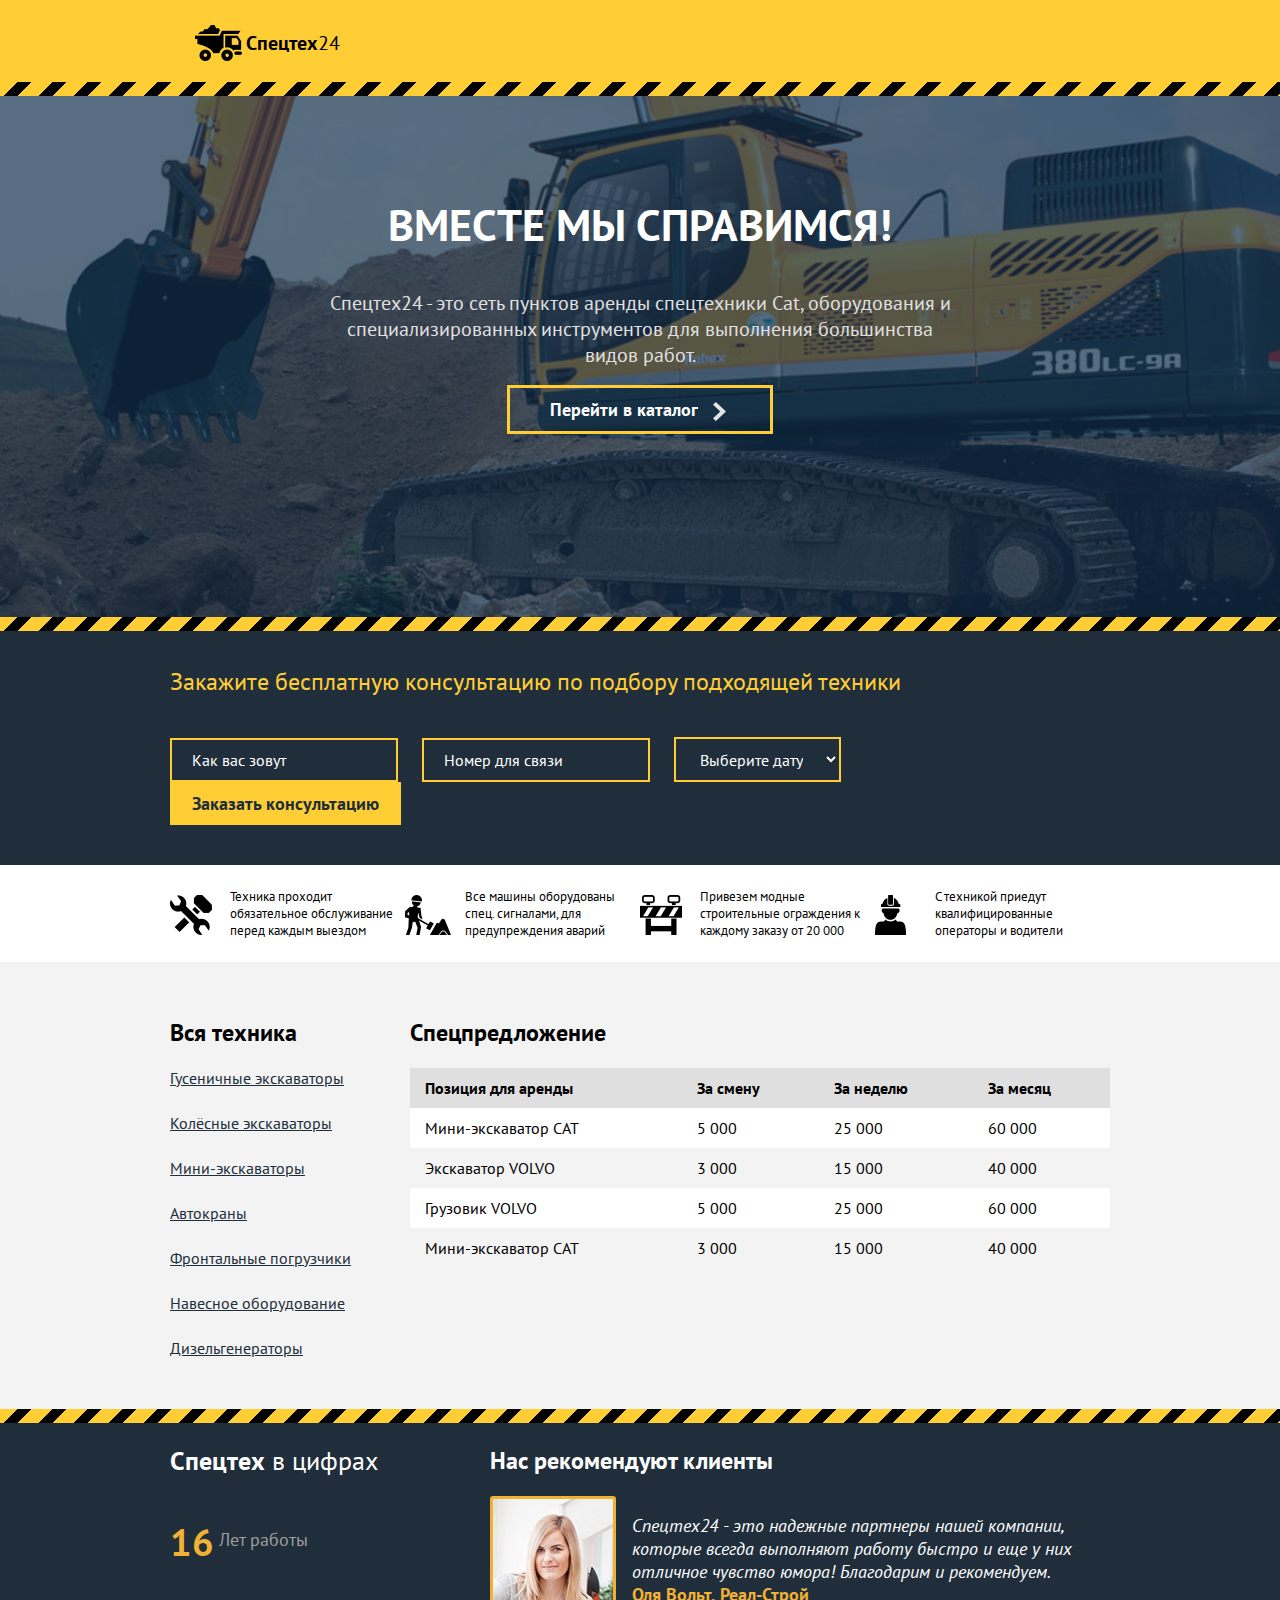
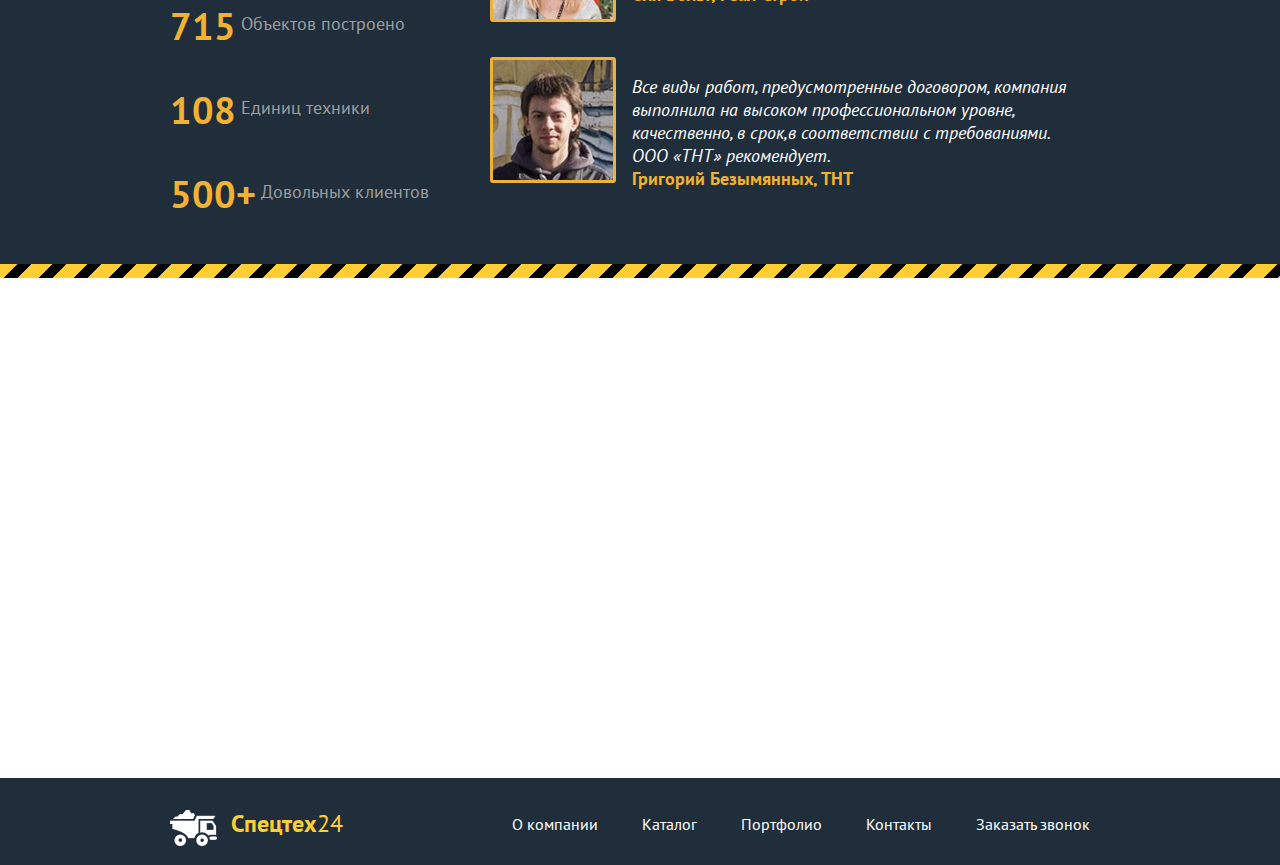
<file: index.html>
<!DOCTYPE html>
<html lang="ru">
<head>
  <meta charset="UTF-8">
  <title>Спецтех24</title>
  <link href='https://fonts.googleapis.com/css?family=PT+Sans:400,400italic,700' rel='stylesheet' type='text/css'>
  <link rel="stylesheet" href="css/normalize.css">
  <link rel="stylesheet" href="css/style.css">
  <link rel="stylesheet" href="css/grid.css">
</head>
<body>
<header class="stripe">
  <div class="container">
    <div class="column-left">
      <a href="#" class="logo">
          <img src="img/logo.png" height="36" width="47" alt="">
      <span class="logo-brand">
        <b>Спецтех</b>24
      </span>
      </a>
    </div>
    <div class="column-right">
      <nav class="main-nav">
        <ul>
          <li><a href="#" class="active-page-h">О компании</a></li>
          <li><a href="catalog.html">Каталог</a></li>
          <li><a href="portfolio.html">Портфолио</a></li>
          <li><a href="contacts.html">Контакты</a></li>
          <li><a href="#" class="btn-order">Заказать звонок</a></li>
        </ul>
      </nav>
    </div>
  </div>
</header>
<main>
<section class="promo stripe">
  <div class="container center">
    <h2 class="promo-title">Вместе мы справимся!</h2>
    <h1 class="promo-dsc">Спецтех24 - это сеть пунктов аренды спецтехники Cat,
     оборудования и специализированных инструментов для выполнения большинства видов работ.</h1>
     <a href="#" class="promo-btn">Перейти в каталог</a>
  </div>
</section>
<div class="feedback">
  <div class="container">
    <form action="#">
      <fieldset class="feedback-fl">
        <legend class="feedback-title">Закажите бесплатную консультацию по подбору подходящей техники</legend>
        <input type="text" placeholder="Как вас зовут">
        <input type="tel" placeholder="Номер для связи">
        <select name="" id="">
          <option value="1">Выберите дату</option>
          <option value="1">01.02.2016</option>
          <option value="2">01.02.2016</option>
          <option value="3">01.02.2016</option>
        </select>
        <input type="submit" value="Заказать консультацию" class="feedback-btn">
      </fieldset>
    </form>
  </div>
</div>
<div class="advantages">
  <div class="container">
    <div class="column3 advantages-item item-1">
      <p>Техника проходит
        обязательное обслуживание
        перед каждым выездом </p>
    </div>
    <div class="column3 advantages-item item-2">
      <p>Все машины оборудованы
        спец. сигналами, для
        предупреждения аварий</p>
    </div>
    <div class="column3 advantages-item item-3">
      <p>Привезем модные
       строительные ограждения
       к каждому заказу от 20 000</p>
    </div>
    <div class="column3 advantages-item item-4">
      <p>С техникой приедут
        квалифицированные
        операторы и водители</p>
    </div>
  </div>
</div>
<div class="offer stripe">
  <div class="container">
    <div class="row">
      <div class="column3 technic">
        <h2>Вся техника</h2>
        <ul>
          <li><a href="#">Гусеничные экскаваторы</a></li>
          <li><a href="#">Колёсные экскаваторы</a></li>
          <li><a href="#">Мини-экскаваторы</a></li>
          <li><a href="#">Автокраны</a></li>
          <li><a href="#">Фронтальные погрузчики</a></li>
          <li><a href="#">Навесное оборудование</a></li>
          <li><a href="#">Дизельгенераторы</a></li>
        </ul>
      </div>
      <div class="column9 offer-table">
        <h2>Спецпредложение</h2>
        <table>
          <tbody>
            <tr>
              <th>Позиция для аренды</th>
              <th>За смену</th>
              <th>За неделю</th>
              <th>За месяц</th>
            </tr>
            <tr>
              <td>Мини-экскаватор CAT</td>
              <td>5 000</td>
              <td>25 000</td>
              <td>60 000</td>
            </tr>
            <tr>
              <td>Экскаватор VOLVO</td>
              <td>3 000</td>
              <td>15 000</td>
              <td>40 000</td>
            </tr>
            <tr>
              <td>Грузовик VOLVO</td>
              <td>5 000</td>
              <td>25 000</td>
              <td>60 000</td>
            </tr>
            <tr>
              <td>Мини-экскаватор CAT</td>
              <td>3 000</td>
              <td>15 000</td>
              <td>40 000</td>
            </tr>
          </tbody>
        </table>
      </div>
    </div>
  </div>
</div>
<div class="about stripe">
  <div class="container">
    <aside class="achivements">
        <h2><b>Спецтех</b> в цифрах</h2>
        <ul>
          <li><span class="numb">16</span> Лет работы</li>
          <li><span class="numb">715</span> Объектов построено</li>
          <li><span class="numb">108</span> Единиц техники</li>
          <li><span class="numb">500+</span> Довольных клиентов</li>
        </ul>
    </aside>
<div class="column8 about-reviews">
  <h2>Нас рекомендуют клиенты</h2>
    <div class="about-reviews-item">
  <img src="img/ava1.jpg" alt="photo">
   <blockquote>
    Спецтех24 - это надежные партнеры нашей компании, которые всегда выполняют
    работу быстро и еще у них отличное чувство юмора! Благодарим и рекомендуем.<br>
    <cite class="about-color-yellow">Оля Вольт, Реал-Строй</cite>
  </blockquote>
</div>
  <div class="about-reviews-item">
   <img src="img/ava2.jpg" alt="photo">
    <blockquote>
      Все виды работ, предусмотренные договором, компания выполнила на высоком
      профессиональном уровне, качественно, в срок,в соответствии с требованиями.
      OOO «ТНТ» рекомендует.<br>
      <cite class="about-color-yellow">Григорий Безымянных, ТНТ</cite>
    </blockquote>
  </div>
  </div>
  </div>
</div>
<div class="map">
  <script type="text/javascript" charset="utf-8" src="https://api-maps.yandex.ru/services/constructor/1.0/js/?sid=thcstdFOnedfxWrGyyFanhVGYh7_fp7p&width=100%&height=500&lang=ru_RU&sourceType=constructor"></script>
</div>
</main>
<footer class="page-footer">
        <div class="container clearfix">
            <a href="index.html" class="logo-foot pull-left">
                <img class="logo-img" src="img/footer_logo.png" alt="logo">
                <span class="logo-footer-brand"><strong>Спецтех</strong>24</span>
            </a>
            <nav class="footer-nav pull-right">
                <ul>
                    <li><a href="#">О компании</a></li>
                    <li><a href="catalog.html">Каталог</a></li>
                    <li><a href="portfolio.html">Портфолио</a></li>
                    <li><a href="contacts.html">Контакты</a></li>
                    <li><a href="#">Заказать звонок</a></li>
                </ul>
            </nav>
        </div>
    </footer>
</body>
</html>
</file>
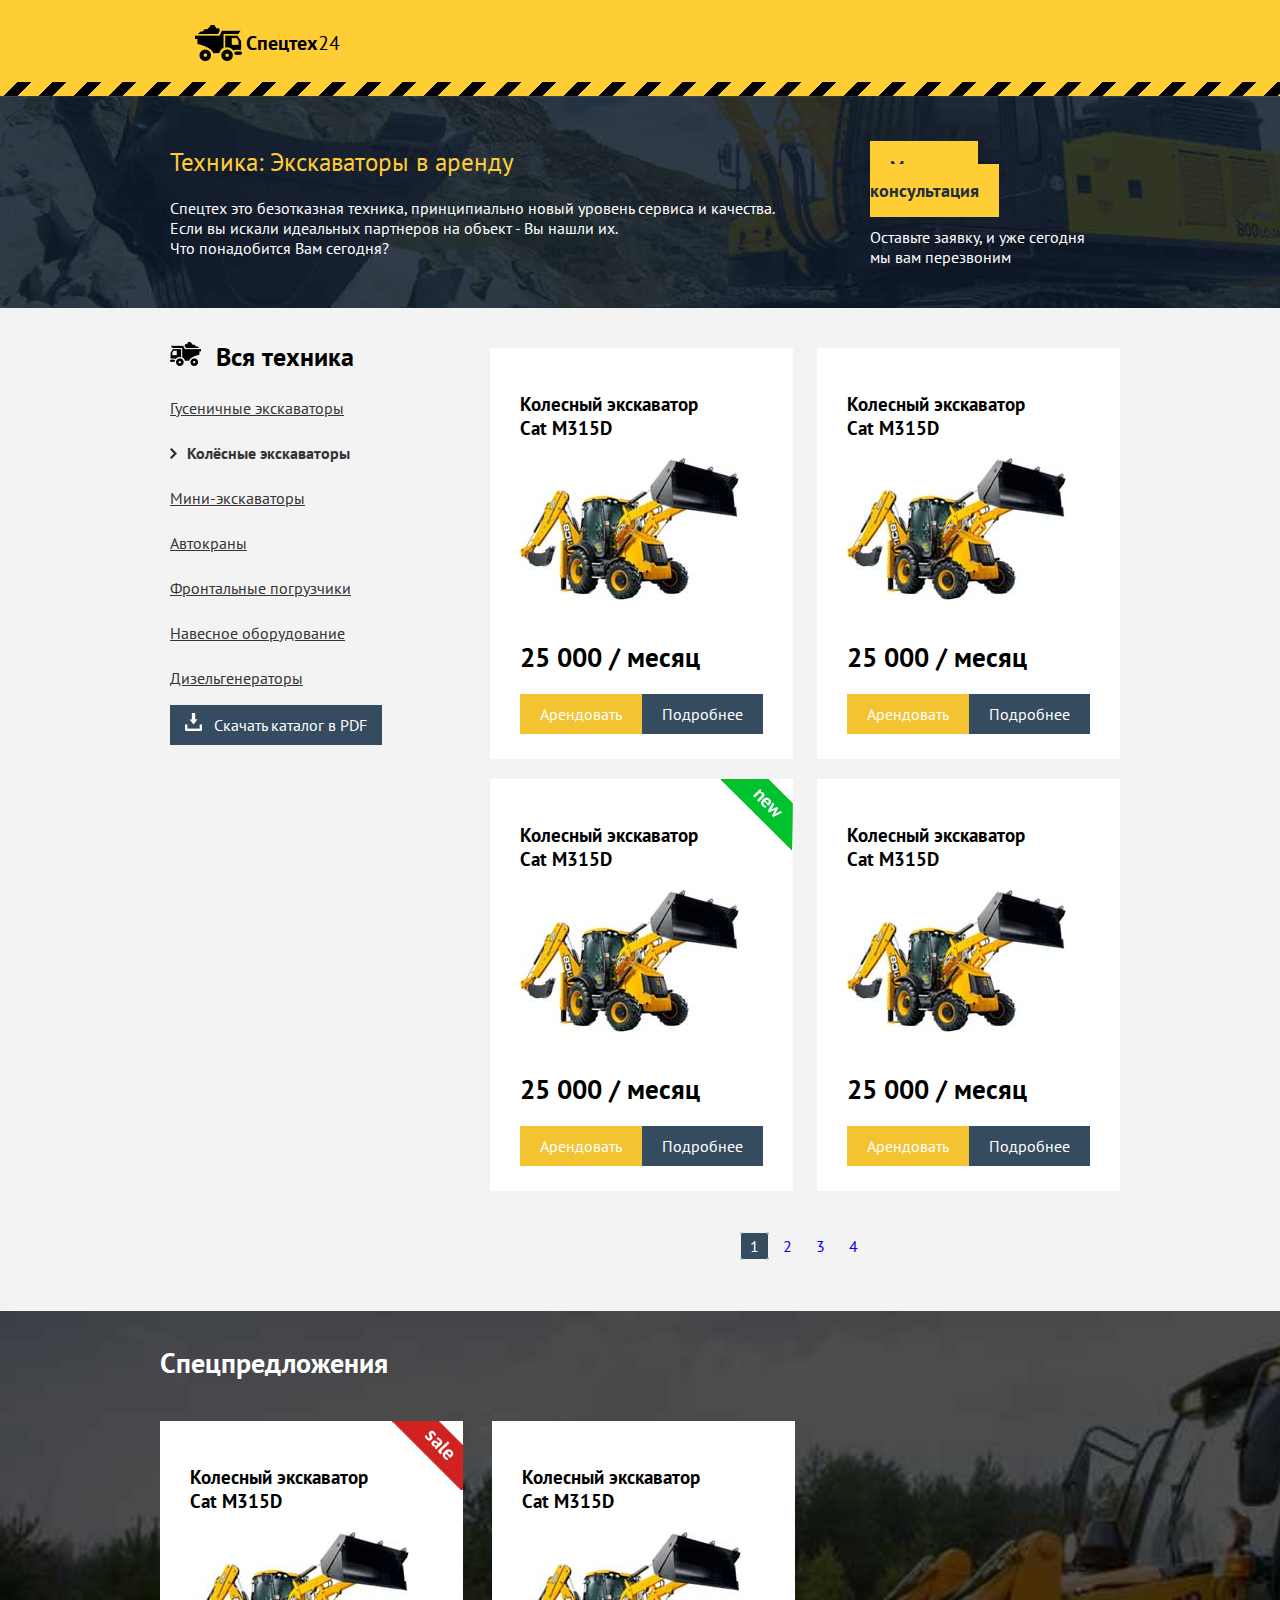
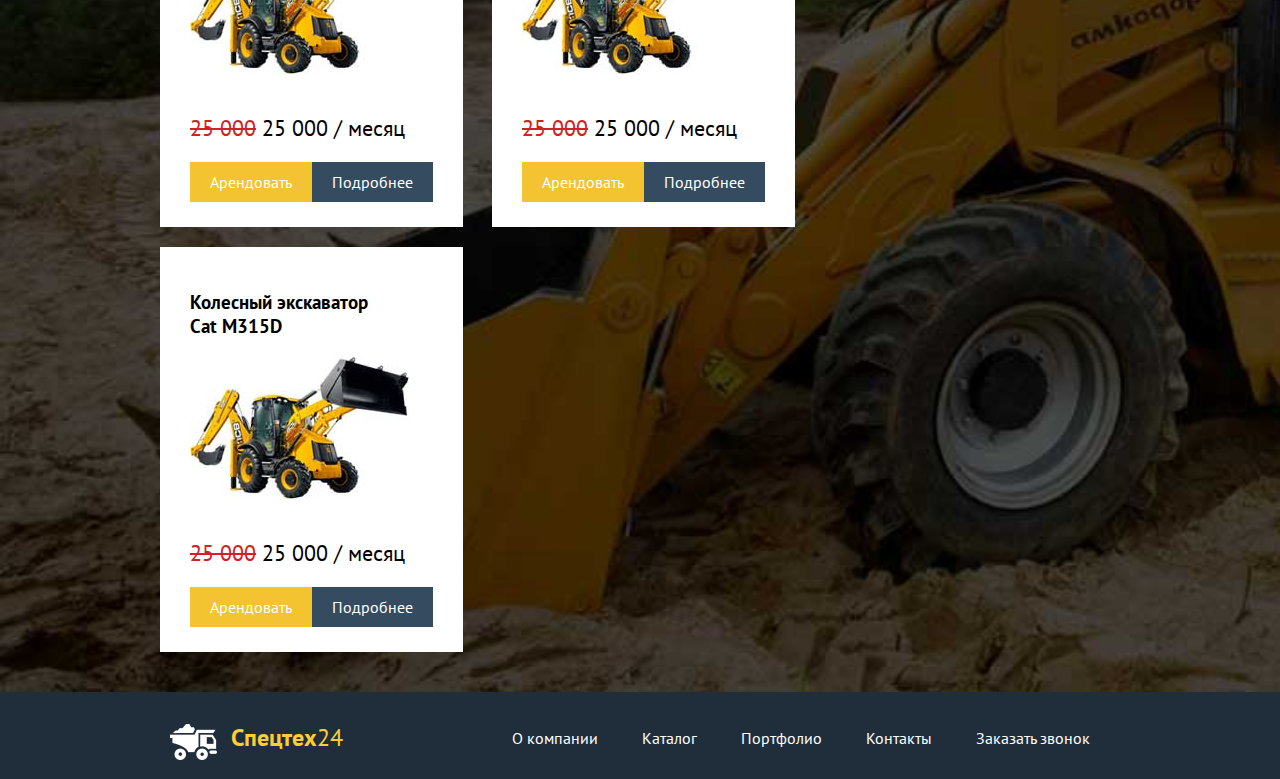
<file: catalog.html>
<!DOCTYPE html>
<html lang="ru">
<head>
  <meta charset="UTF-8">
  <title>Каталог | Спецтех24</title>
  <link href='https://fonts.googleapis.com/css?family=PT+Sans:400,400italic,700' rel='stylesheet' type='text/css'>
  <link rel="stylesheet" href="css/normalize.css">
  <link rel="stylesheet" href="css/style.css">
  <link rel="stylesheet" href="css/grid.css">
</head>
<body>
<header class="stripe">
  <div class="container">
    <div class="column-left">
      <a href="index.html" class="logo">
          <img src="img/logo.png" height="36" width="47" alt="">
      <span class="logo-brand">
        <b>Спецтех</b>24
      </span>
      </a>
    </div>
    <div class="column-right">
      <nav class="main-nav">
        <ul>
          <li><a href="index.html">О компании</a></li>
          <li><a href="#">Каталог</a></li>
          <li><a href="portfolio.html">Портфолио</a></li>
          <li><a href="contacts.html">Контакты</a></li>
          <li><a href="#" class="btn-order">Заказать звонок</a></li>
        </ul>
      </nav>
    </div>
  </div>
</header>
<main>
<div class="cat-subheader">
  <div class="container">
    <div class="about-catalog">
      <h1>Техника: Экскаваторы в аренду</h1>
         <p>Спецтех это безотказная техника, принципиально новый уровень сервиса и качества.<br>
          Если вы искали идеальных партнеров на объект - Вы нашли их.<br>
          Что понадобится Вам сегодня?</p>
    </div>
    <div class="conuslt">
      <a href="#" class="conuslt-popup">Мне нужна консультация</a>
      <p>Оставьте заявку, и уже сегодня<br>
       мы вам перезвоним</p>
    </div>
  </div>
</div>
<div class="catalog">
  <div class="container">
    <div class="row">
      <div class="column3 technic-cat">
        <h2>Вся техника</h2>
        <ul>
          <li><a href="#">Гусеничные экскаваторы</a></li>
          <li><a href="#" class="active">Колёсные экскаваторы</a></li>
          <li><a href="#">Мини-экскаваторы</a></li>
          <li><a href="#">Автокраны</a></li>
          <li><a href="#">Фронтальные погрузчики</a></li>
          <li><a href="#">Навесное оборудование</a></li>
          <li><a href="#">Дизельгенераторы</a></li>
          <li><a href="#" class="pdf">Скачать каталог в PDF</a></li>
        </ul>
      </div>
      <div class="column9 catalog-inner">
        <div class="row rent-technihcs">
          <div class="rent-technihcs-item">
            <h3>Колесный экскаватор Cat M315D</h3>
            <img src="img/tractor.jpg" alt="">
            <span class="price">25 000 / месяц</span>
            <div class="button-group">
              <div class="button-yellow"><a href="#">Арендовать</a></div>
              <div class="button-blue"><a href="#">Подробнее</a></div>
            </div>
          </div>
          <div class="rent-technihcs-item">
            <h3>Колесный экскаватор Cat M315D</h3>
            <img src="img/tractor.jpg" alt="">
            <span class="price">25 000 / месяц</span>
            <div class="button-group">
              <div class="button-yellow"><a href="#">Арендовать</a></div>
              <div class="button-blue"><a href="#">Подробнее</a></div>
            </div>
          </div>
          <div class="rent-technihcs-item new">
            <h3>Колесный экскаватор Cat M315D</h3>
            <img src="img/tractor.jpg" alt="">
            <span class="price">25 000 / месяц</span>
            <div class="button-group">
              <div class="button-yellow"><a href="#">Арендовать</a></div>
              <div class="button-blue"><a href="#">Подробнее</a></div>
            </div>
          </div>
          <div class="rent-technihcs-item">
            <h3>Колесный экскаватор Cat M315D</h3>
            <img src="img/tractor.jpg" alt="">
            <span class="price">25 000 / месяц</span>
            <div class="button-group">
              <div class="button-yellow"><a href="#">Арендовать</a></div>
              <div class="button-blue"><a href="#">Подробнее</a></div>
            </div>
          </div>
        </div>
        <div class="pages">
          <ul>
            <li><a href="#" class="active-page">1</a></li>
            <li><a href="#">2</a></li>
            <li><a href="#">3</a></li>
            <li><a href="#">4</a></li>
          </ul>
        </div>
      </div>
    </div>
  </div>
</div>
<div class="catalog-deals">
  <div class="container">
    <div class="row">
      <h2>Спецпредложения</h2>
      <div class="catalog-deals-inner">
        <div class="deals-technihcs-item sale">
          <h3>Колесный экскаватор Cat M315D</h3>
            <img src="img/tractor.jpg" alt="">
            <span class="deal-price"><span class="old-price">25 000</span> 25 000 / месяц</span>
            <div class="button-group">
              <div class="button-yellow"><a href="#">Арендовать</a></div>
              <div class="button-blue"><a href="#">Подробнее</a></div>
            </div>
          </div>
          <div class="deals-technihcs-item">
          <h3>Колесный экскаватор Cat M315D</h3>
            <img src="img/tractor.jpg" alt="">
            <span class="deal-price"><span class="old-price">25 000</span>  25 000 / месяц</span>
            <div class="button-group">
              <div class="button-yellow"><a href="#">Арендовать</a></div>
              <div class="button-blue"><a href="#">Подробнее</a></div>
            </div>
          </div>
          <div class="deals-technihcs-item">
          <h3>Колесный экскаватор Cat M315D</h3>
            <img src="img/tractor.jpg" alt="">
            <span class="deal-price"><span class="old-price">25 000</span>  25 000 / месяц</span>
            <div class="button-group">
              <div class="button-yellow"><a href="#">Арендовать</a></div>
              <div class="button-blue"><a href="#">Подробнее</a></div>
            </div>
          </div>
      </div>
    </div>
  </div>
</div>
</main>
<footer class="page-footer">
        <div class="container clearfix">
            <a href="index.html" class="logo-foot pull-left">
                <img class="logo-img" src="img/footer_logo.png" alt="logo">
                <span class="logo-footer-brand"><strong>Спецтех</strong>24</span>
            </a>
            <nav class="footer-nav pull-right">
                <ul>
                    <li><a href="index.html">О компании</a></li>
                    <li><a href="#">Каталог</a></li>
                    <li><a href="portfolio.html">Портфолио</a></li>
                    <li><a href="contacts.html">Контакты</a></li>
                    <li><a href="#">Заказать звонок</a></li>
                </ul>
            </nav>
        </div>
    </footer>
</body>
</html>
</file>
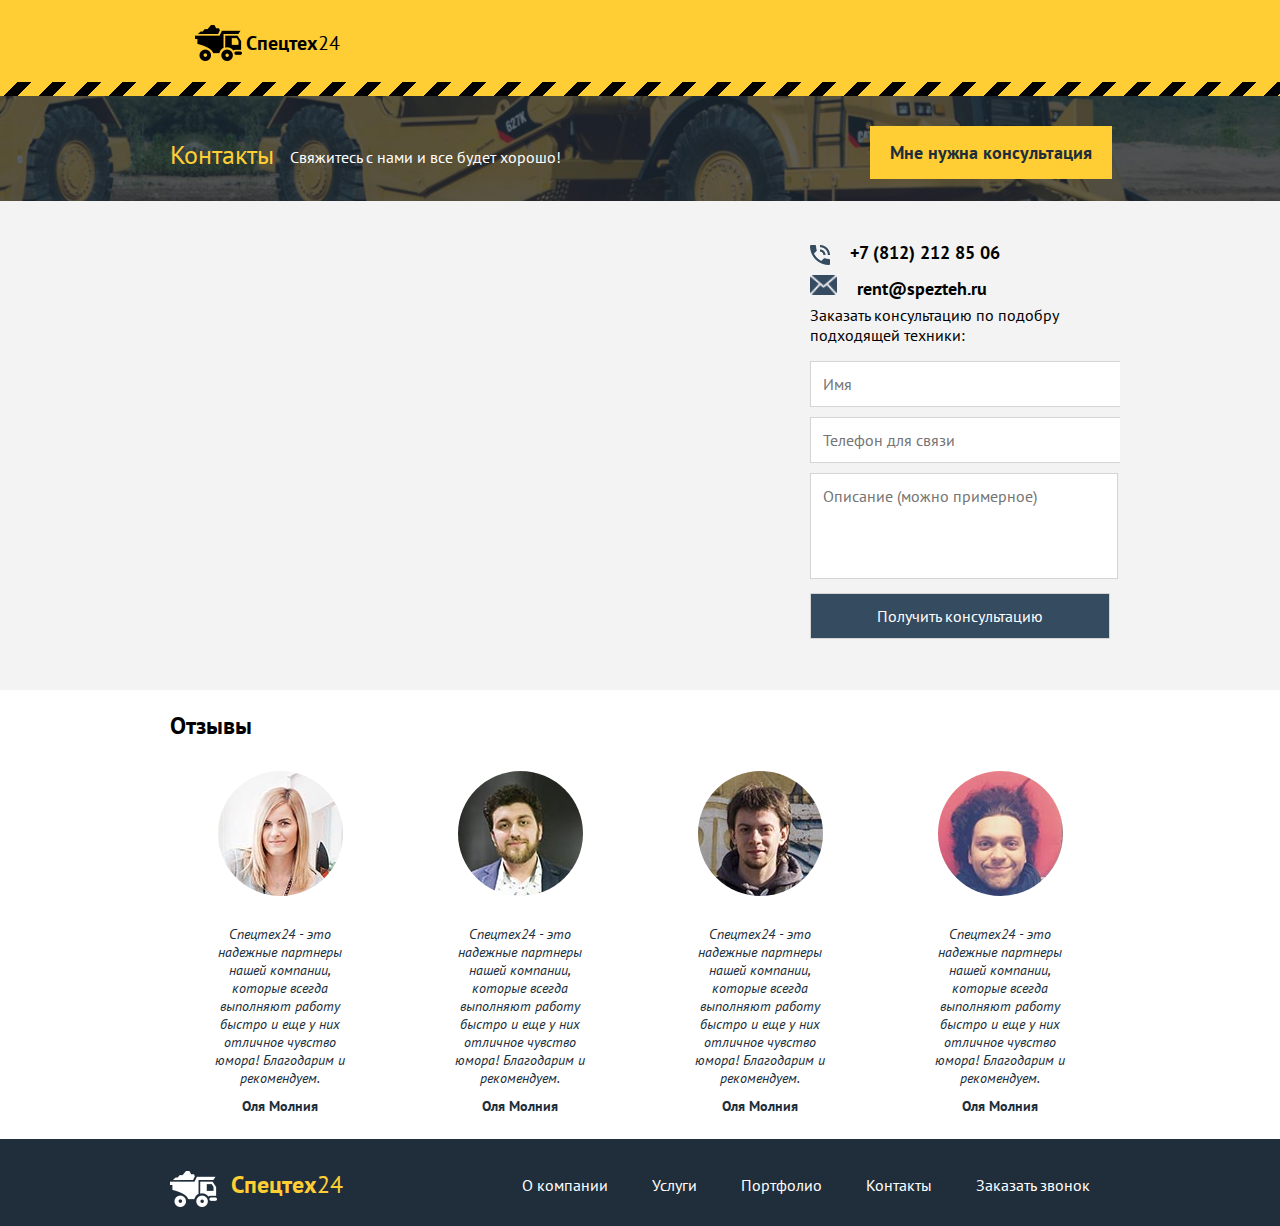
<file: contacts.html>
<!DOCTYPE html>
<html lang="ru">
<head>
  <meta charset="UTF-8">
  <title>Контакты | Спецтех24</title>
  <link href='https://fonts.googleapis.com/css?family=PT+Sans:400,400italic,700' rel='stylesheet' type='text/css'>
  <link rel="stylesheet" href="css/normalize.css">
  <link rel="stylesheet" href="css/style.css">
  <link rel="stylesheet" href="css/grid.css">
</head>
<body>
<header class="stripe">
  <div class="container">
    <div class="column-left">
      <a href="index.html" class="logo">
          <img src="img/logo.png" height="36" width="47" alt="">
      <span class="logo-brand">
        <b>Спецтех</b>24
      </span>
      </a>
    </div>
    <div class="column-right">
      <nav class="main-nav">
        <ul>
          <li><a href="index.html">О компании</a></li>
          <li><a href="#">Каталог</a></li>
          <li><a href="portfolio.html">Портфолио</a></li>
          <li><a href="#">Контакты</a></li>
          <li><a href="#" class="btn-order">Заказать звонок</a></li>
        </ul>
      </nav>
    </div>
  </div>
</header>
<main>
<div class="subheader">
  <div class="container">
    <div class="sub-contacts">
      <h1>Контакты</h1>
      <p>Свяжитесь с нами и все будет хорошо!</p>
    </div>
    <div class="sub-consult">
      <a href="#" class="sub-btn">Мне нужна консультация</a>
    </div>
  </div>
</div>
<div class="order">
  <div class="container">
    <div class="google-map">
      <iframe src="https://www.google.com/maps/embed?pb=!1m18!1m12!1m3!1d2245.263005441516!2d37.61860631544738!3d55.75393329937293!2m3!1f0!2f0!3f0!3m2!1i1024!2i768!4f13.1!3m3!1m2!1s0x46b54a5a738fa419%3A0x7c347d506b52311f!2z0JrRgNCw0YHQvdCw0Y8g0J_Qu9C-0YnQsNC00Yw!5e0!3m2!1sru!2sru!4v1450746087970" width="620" height="395" frameborder="0" style="border:0" allowfullscreen></iframe>
    </div>
  <div class="order-form">
    <span class="order-info phone">+7 (812) 212 85 06</span>
    <span class="order-info mail">rent@spezteh.ru</span>
    <p>Заказать консультацию по
     подобру подходящей техники:</p>
     <form action="#">
       <input type="text" placeholder="Имя">
       <input type="tel" placeholder="Телефон для связи">
       <textarea name="" id="" cols="30" rows="4" placeholder="Описание (можно примерное)"></textarea>
       <input type="submit" value="Получить консультацию" class="offer-btn">
     </form>
  </div>
  </div>
</div>
<div class="reviews-bt">
  <div class="container">
    <h2>Отзывы</h2>
      <div class="row">
         <div class="column3 reviews-item text-center">
          <img src="img/ava1.jpg" alt="">
            <blockquote>
            Спецтех24 - это надежные партнеры нашей компании, которые всегда выполняют
            работу быстро и еще у них отличное чувство юмора! Благодарим и рекомендуем.
            <cite>Оля Молния</cite>
            </blockquote>
          </div>
          <div class="column3 reviews-item text-center">
          <img src="img/ava3.jpg" alt="">
            <blockquote>
            Спецтех24 - это надежные партнеры нашей компании, которые всегда выполняют
            работу быстро и еще у них отличное чувство юмора! Благодарим и рекомендуем.
            <cite>Оля Молния</cite>
            </blockquote>
          </div>
          <div class="column3 reviews-item text-center">
          <img src="img/ava2.jpg" alt="">
            <blockquote>
            Спецтех24 - это надежные партнеры нашей компании, которые всегда выполняют
            работу быстро и еще у них отличное чувство юмора! Благодарим и рекомендуем.
            <cite>Оля Молния</cite>
            </blockquote>
          </div>
          <div class="column3 reviews-item text-center">
          <img src="img/ava4.jpg" alt="">
            <blockquote>
            Спецтех24 - это надежные партнеры нашей компании, которые всегда выполняют
            работу быстро и еще у них отличное чувство юмора! Благодарим и рекомендуем.
            <cite>Оля Молния</cite>
            </blockquote>
          </div>
      </div>
 </div>
</div>
</main>
<footer class="page-footer">
        <div class="container clearfix">
            <a href="index.html" class="logo-foot pull-left">
                <img class="logo-img" src="img/footer_logo.png" alt="logo">
                <span class="logo-footer-brand"><strong>Спецтех</strong>24</span>
            </a>
            <nav class="footer-nav pull-right">
                <ul>
                    <li><a href="#index.html">О компании</a></li>
                    <li><a href="#">Услуги</a></li>
                    <li><a href="portfolio.html">Портфолио</a></li>
                    <li><a href="#">Контакты</a></li>
                    <li><a href="#">Заказать звонок</a></li>
                </ul>
            </nav>
        </div>
    </footer>
</body>
</html>
</file>
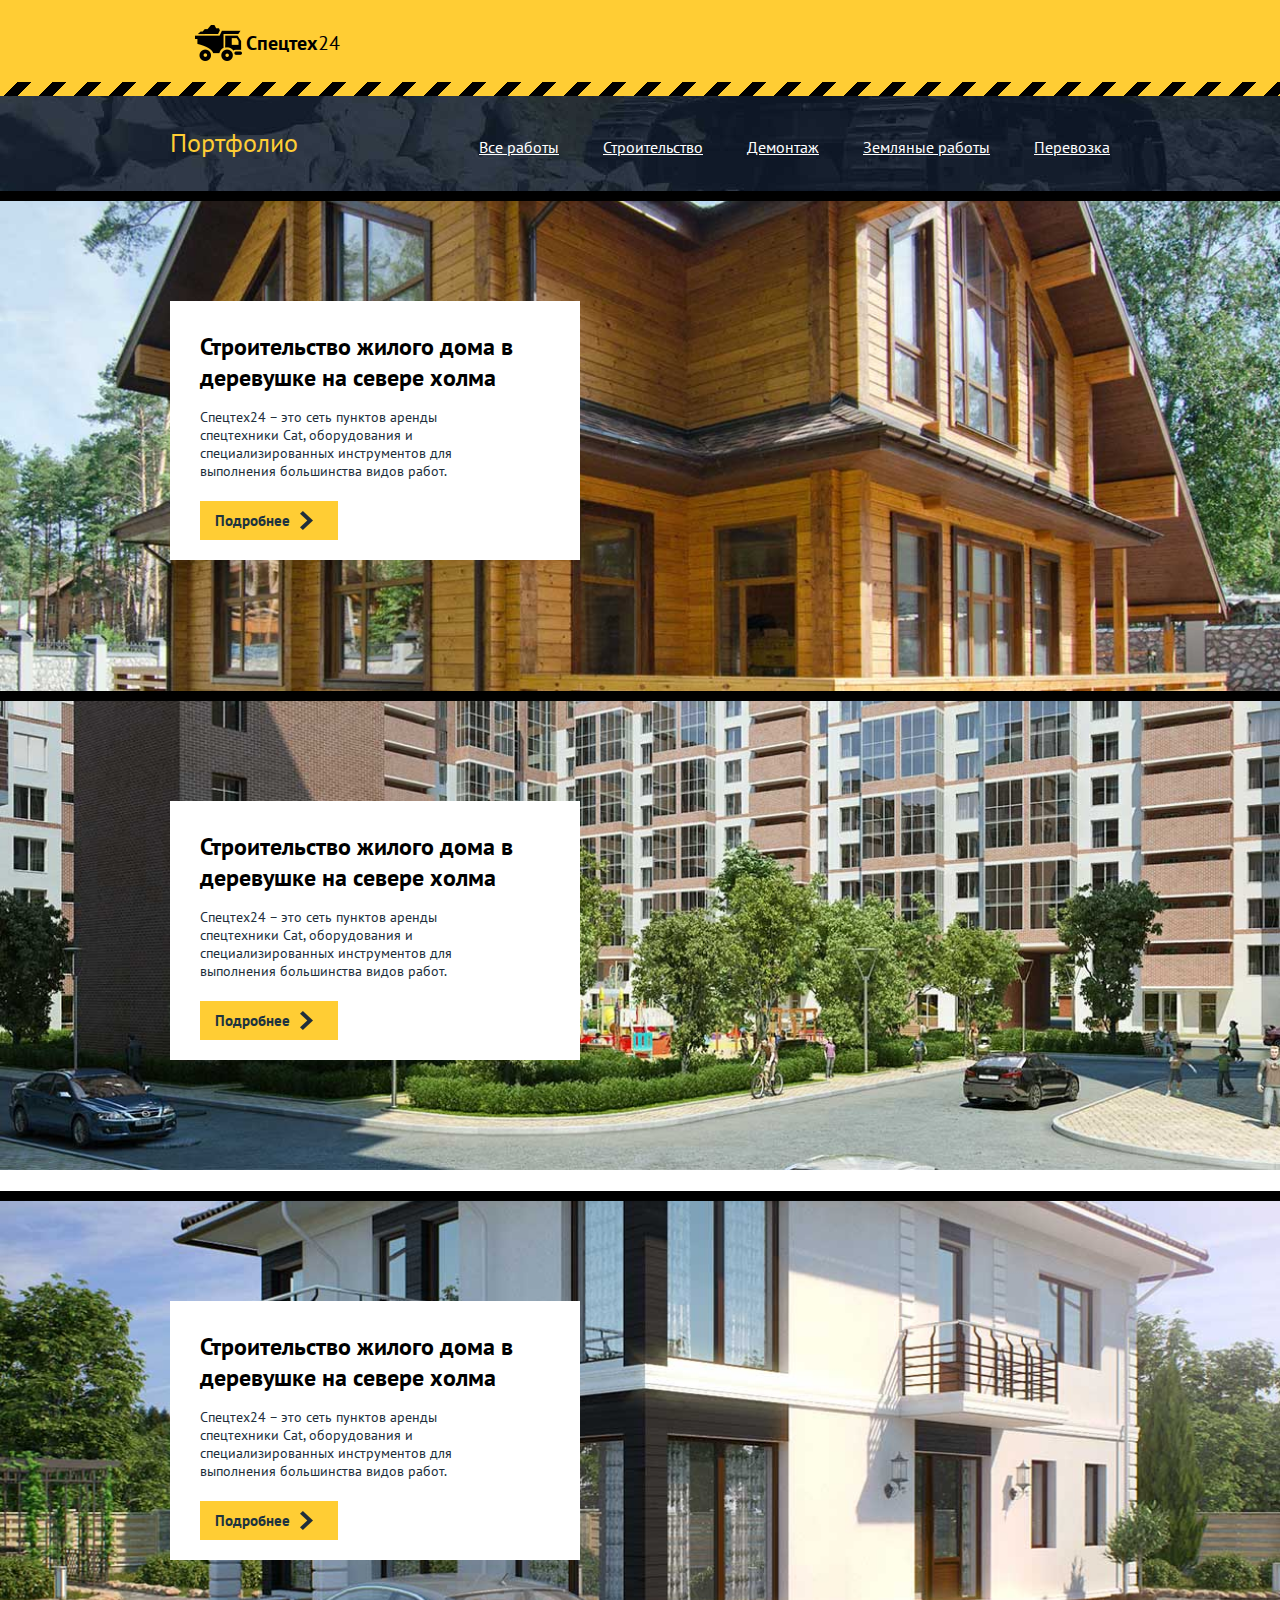
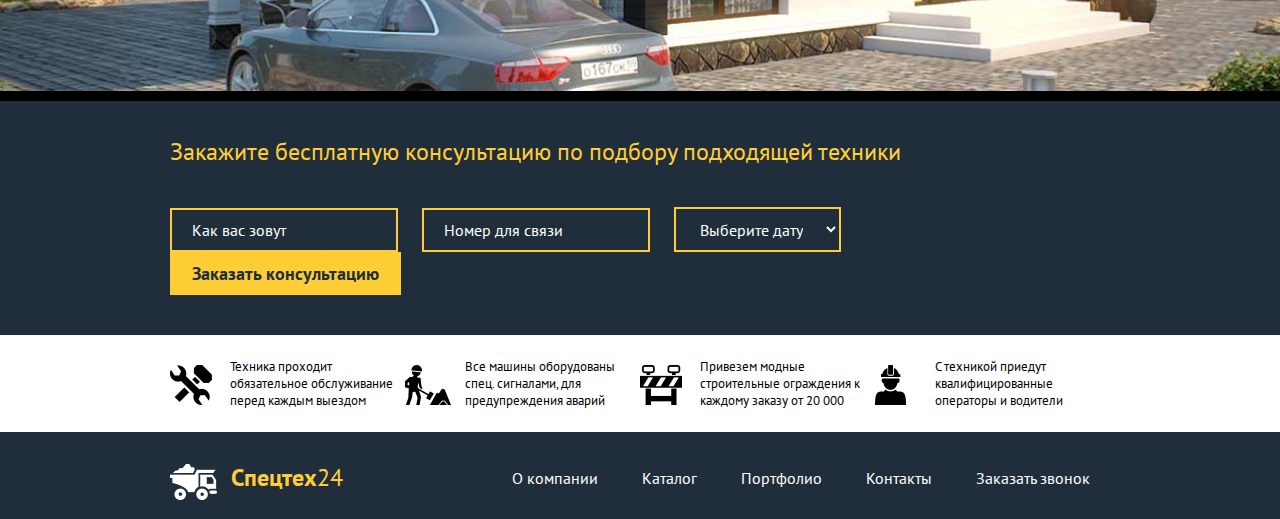
<file: portfolio.html>
<!DOCTYPE html>
<html lang="ru">
<head>
  <meta charset="UTF-8">
  <title>Портфолио | Спецтех24</title>
  <link href='https://fonts.googleapis.com/css?family=PT+Sans:400,400italic,700' rel='stylesheet' type='text/css'>
  <link rel="stylesheet" href="css/normalize.css">
  <link rel="stylesheet" href="css/style.css">
  <link rel="stylesheet" href="css/grid.css">
</head>
<body>
<header class="stripe">
  <div class="container">
    <div class="column-left">
      <a href="index.html" class="logo">
          <img src="img/logo.png" height="36" width="47" alt="">
      <span class="logo-brand">
        <b>Спецтех</b>24
      </span>
      </a>
    </div>
    <div class="column-right">
      <nav class="main-nav">
        <ul>
          <li><a href="index.html">О компании</a></li>
          <li><a href="catalog.html">Каталог</a></li>
          <li><a href="#">Портфолио</a></li>
          <li><a href="contacts.html">Контакты</a></li>
          <li><a href="#" class="btn-order">Заказать звонок</a></li>
        </ul>
      </nav>
    </div>
  </div>
</header>
<main>
<div class="port-subheader black-stripe">
  <div class="container">
      <h1 class="sub-title">Портфолио</h1>
      <nav class="sub-nav">
        <ul>
         <li><a href="#">Все работы</a></li>
         <li><a href="#">Строительство</a></li>
         <li><a href="#">Демонтаж</a></li>
         <li><a href="#">Земляные работы</a></li>
         <li><a href="#">Перевозка</a></li>
        </ul>
      </nav>
  </div>
  </div>
  <div class="house house-1 black-stripe">
    <div class="contianer">
      <div class="house-inner">
        <h2>Строительство жилого дома
            в деревушке на севере холма</h2>
        <p>Спецтех24 – это сеть пунктов аренды
          спецтехники Cat, оборудования и
          специализированных инструментов для
          выполнения большинства видов работ.
          </p>
        <a href="#" class="inner-btn">Подробнее</a>
      </div>
    </div>
  </div>
  <div class="house house-2 black-stripe">
    <div class="contianer">
      <div class="house-inner">
        <h2>Строительство жилого дома
            в деревушке на севере холма</h2>
        <p>Спецтех24 – это сеть пунктов аренды
          спецтехники Cat, оборудования и
          специализированных инструментов для
          выполнения большинства видов работ.
          </p>
        <a href="#" class="inner-btn">Подробнее</a>
      </div>
    </div>
  </div>
  <div class="house house-3 black-stripe">
    <div class="contianer">
      <div class="house-inner">
        <h2>Строительство жилого дома
            в деревушке на севере холма</h2>
        <p>Спецтех24 – это сеть пунктов аренды
          спецтехники Cat, оборудования и
          специализированных инструментов для
          выполнения большинства видов работ.
          </p>
        <a href="#" class="inner-btn">Подробнее</a>
      </div>
    </div>
  </div>
  <div class="feedback">
  <div class="container">
    <form action="#">
      <fieldset class="feedback-fl">
        <legend class="feedback-title">Закажите бесплатную консультацию по подбору подходящей техники</legend>
        <input type="text" placeholder="Как вас зовут">
        <input type="tel" placeholder="Номер для связи">
        <select name="" id="">
          <option value="1">Выберите дату</option>
          <option value="1">01.02.2016</option>
          <option value="2">01.02.2016</option>
          <option value="3">01.02.2016</option>
        </select>
        <input type="submit" value="Заказать консультацию" class="feedback-btn">
      </fieldset>
    </form>
  </div>
</div>
<div class="advantages">
  <div class="container">
    <div class="column3 advantages-item item-1">
      <p>Техника проходит
        обязательное обслуживание
        перед каждым выездом </p>
    </div>
    <div class="column3 advantages-item item-2">
      <p>Все машины оборудованы
        спец. сигналами, для
        предупреждения аварий</p>
    </div>
    <div class="column3 advantages-item item-3">
      <p>Привезем модные
       строительные ограждения
       к каждому заказу от 20 000</p>
    </div>
    <div class="column3 advantages-item item-4">
      <p>С техникой приедут
        квалифицированные
        операторы и водители</p>
    </div>
  </div>
</div>
</main>
<footer class="page-footer">
        <div class="container clearfix">
            <a href="index.html" class="logo-foot pull-left">
                <img class="logo-img" src="img/footer_logo.png" alt="logo">
                <span class="logo-footer-brand"><strong>Спецтех</strong>24</span>
            </a>
            <nav class="footer-nav pull-right">
                <ul>
                    <li><a href="index.html">О компании</a></li>
                    <li><a href="catalog.html">Каталог</a></li>
                    <li><a href="#">Портфолио</a></li>
                    <li><a href="contacts.html">Контакты</a></li>
                    <li><a href="#">Заказать звонок</a></li>
                </ul>
            </nav>
        </div>
    </footer>
</body>
</html>
</file>
<file: css/grid.css>
.column1 {  width: 8.33%;  }
.column2 {  width: 16.66%; }
.column3 {  width: 25%;    }
.column4 {  width: 33.33%; }
.column5 {  width: 41.66%; }
.column6 {  width: 50%;    }
.column7 {  width: 58.33%; }
.column8 {  width: 66.66%; }
.column9 {  width: 75%;    }
.column10 {  width: 83.11%;}
.column11 {  width: 91.66%;}
.column12 {  width: 100%;  }

.offset1 { margin-left: 8.33%; }
.offset2 { margin-left: 16.66%; }
.offset3 { margin-left: 25%; }
.offset4 { margin-left: 33.33%; }
.offset5 { margin-left: 41.66%; }
.offset6 { margin-left: 50%; }

div[class*="column"] {
    float: left;
    padding: 10px;
    -webkit-box-sizing: border-box;
    -moz-box-sizing: border-box;
    box-sizing: border-box;
}

.row { margin-left: -10px;  margin-right: -10px; }

.row:after,.clearfix:after {content:""; display: block; clear: both;}

.pull-right {float:right}  .pull-left{float:left}

.text-right{text-align:right;} .text-center{text-align:center;}

.inline-block {display: inline-block;}

.container{ width: 960px; margin: 0 auto; padding: 0 10px;
    -webkit-box-sizing: border-box;
    -moz-box-sizing: border-box;
    box-sizing: border-box;
}
</file>
<file: css/style.css>
@import url(normalize.css);
body{
  margin: 0;
  padding: 0;
  font-family: 'PT Sans', sans-serif;
}
.container{
  width: 960px;
  margin: 0 auto;
  padding: 0 10px;
  overflow: hidden;
}
header{
  background-color: #ffcd34;
  height: 76px;
  position: relative;
  padding: 10px 0;
}
header li{
  display: inline-block;
}
header a{
    text-decoration: none;
    padding: 10px 15px;
}
header li a{
  color: #000;
}
header .main-nav li a:hover {
  background-color: #ffe184;
}
.btn-order{
  background-color: #ffe184;
  padding: 10px 25px;
}
.column-left{
  float: left;
  margin-top: 20px;
  margin-top: 5px;
}
.column-right{
  float: right;
}
.stripe:after {
    content: "";
    display: block;
    bottom: 0;
    left: 0;
    height: 14px;
    width: 100%;
    background-image: linear-gradient(135deg, #ffcd34 35%, #000 35%, #000 65%, #ffcd34 65%);
    background-size: 35px 14px;
    position: absolute;
}
.logo-brand{
    font-size: 20px;
    color: #000;
    vertical-align: middle;
}
.main-nav{
  float: right;
  margin-left: 100px;
}
.center{
  text-align: center;
  height: 305px;
  position: relative;
}
.promo{
  background-image: url(../img/bg_mainpage.jpg);
  background-size: cover;
  padding: 100px 0 130px;
  color: #fff;
  position: relative;
}
.promo-title{
  font-size: 44px;
  font-weight: bold;
  text-align: center;
  text-transform: uppercase;
  margin-top: 0;
}
.promo-dsc{
  font-size: 20px;
  color: #e1e1e1;
  width: 640px;
  margin: 0 auto;
  font-weight: normal;
}
.promo-btn{
    border: 3px solid #ffcd34;
    padding: 10px 25px 10px 20px;
    font-size: 18px;
    color: #fff;
    text-decoration: none;
    font-weight: bold;
    display: block;
    width: 215px;
    margin: 0 auto;
    margin-top: 17px;
}
.promo-btn:after{
  content: "";
  display: inline-block;
  width: 13px;
  height: 19px;
  background-image: url(../img/arrow.png);
  -webkit-background-size: 100%;
  background-size: 100%;
  vertical-align: middle;
  margin-left: 15px;
}
.promo-btn:hover{
  border: 3px solid #a1915a;
}
.promo-btn:focus{
  border: 3px solid #ffe390;
}
.feedback{
  background-color: #202e3b;
}
.feedback-fl{
  border: none;
  padding: 0;
  margin: 0;
  margin: 35px auto 40px;
}
.feedback-title{
  color: #ffcd34;
  font-size: 24px;
  margin-bottom: 40px;
}
.feedback-fl input{
  padding: 10px 20px;
  color: #fff;
  background-color: #202e3b;
  border: 2px solid #ffcd34;
  margin-right: 20px;
}
.feedback-fl input::-webkit-input-placeholder {
    color: #fff;
}
input:focus{outline:none;}
.feedback-fl select{
  padding: 9px 20px;
  margin-right: 20px;
  color: #fff;
  background-color: #202e3b;
  border: 2px solid #ffcd34;
  height: 45px;

}
select:after{
  width: 0;
  height: 0;
  border-style: solid;
  border-width: 10px 10px 0 10px;
  border-color: #ffcc34 transparent transparent transparent;

}
select:focus{outline:none;}
input.feedback-btn{
  color: #202e3b;
  padding: 8px 20px;
  font-size: 18px;
  background-color: #ffcd34;
  font-weight: bold;
}
.feedback-btn:hover{
  background-color: #ffd966;
}
.feedback-btn:active{
  background-color: #f6bf16;
}
input:focus{outline:none;}

.advantages{
  background-color: #fff;
}

.row{
  margin-left: -10px;
  margin-right: -10px;
}
div[class*="column"]{
  float: left;
  padding: 10px;
  -webkit-box-sizing: border-box;
  -moz-box-sizing: border-box;
  box-sizing: border-box;
}
.column3 {
    width: 25%;
}
.advantages-item{
  font-size: 13px;
  display: inline-block;
  vertical-align: middle;
}
.advantages-item p{
  width: 165px;
  float: right;
}
.item-1{
  background-image: url(../img/advantages_item1.png);
  background-repeat: no-repeat;
  background-position: 0 30px;

}
.item-2{
  background-image: url(../img/advantages_item2.png);
  background-repeat: no-repeat;
  background-position: 0 30px;
}
.item-3{
  background-image: url(../img/advantages_item3.png);
  background-repeat: no-repeat;
  background-position: 0 30px;
}
.item-4{
  background-image: url(../img/advantages_item4.png);
  background-repeat: no-repeat;
  background-position: 0 30px;
}
.offer{
  position: relative;
  padding: 25px 0 55px;
  background-color: #f3f3f3;
}
.offer ul{
  margin: 0;
  padding: 0;
}
.offer ul li{
  padding-top: 25px;
  list-style-type: none;
}
.offer ul li:first-child{
  padding-top: 0;
}
.offer ul li a{
  color: #202e3b;
  font-size: 16px;
}
table{
  width: 100%;
  border-collapse: collapse;
}
th{
  text-align: left;
  background-color: #dfdfdf;
}
.offer-table td, th{
  padding: 10px 15px;
}
.offer-table th{
  padding: 10px 15px;
}
.offer-table tr:nth-child(2n){
  background-color: #fff;
}
.about{
  position: relative;
  background-color: #202e3b;
}
.achivements{
  width: 260px;
  float: left;
}
.achivements h2{
  font-size: 26px;
  color: #fff;
  font-weight: normal;
}
.achivements ul{
  margin-top: 40px;
  padding: 0;
}
.achivements ul li{
  float: left;
  list-style-type: none;
  color: #9e9e9e;
  margin-top: 35px;
  font-size: 18px;
}
.achivements ul li:first-child{
  margin-top: 0;
}
.numb{
  font-size: 38px;
  color: #f1b132;
  font-weight: bold;
  display: inline-block;
  vertical-align: middle;
}
.reviews{
  float: right;
  width: 620px;
  margin-bottom: 50px;
}
.reviews h2{
  font-size: 26px;
  color: #fff;
}
.comment{
  margin-top: 40px;

}
.comment img{
  border: 3px solid #f1b132;
  border-radius: 3px;
}
.comment-inner{
  float: right;
  width: 480px;
}
.comment-inner p{
  margin-top: -5px;
  font-size: 18px;
  color: #fff;
}
.username{
  font-size: 18px;
  color: #f1b132;
}
.map{
  height: 500px;
  width: 100%;
}
.page-footer {
  padding: 20px 0 15px;
  background-color: #202e3b;
  position: relative;
}
.logo-foot{
  margin-top: 10px;
}
.page-footer a{
  text-decoration: none;
}
.logo-img{
  display: inline-block;
  vertical-align: middle;
  margin-right: 10px;
}
.logo-footer-brand{
  color: #ffcd34;
  text-decoration: none;
  font-size: 24px;
}
footer li{
  display: inline-block;
}
.footer-nav li a{
  padding: 10px 20px;
  color: #fff;
}
.footer-nav li a:hover{
  border: 3px solid #636d76;
}
.footer-nav li a:active{
  border: 3px solid #a6abb1;
}
/*contacts*/
.subheader{
  height: 105px;
  background-image: url(../img/subheader-bg.jpg);
  background-size: cover;
  position: relative;
}
.sub-contacts{
  width: 400px;
  float: left;
  display: inline-block;
  position: relative;
  margin-top: 25px;
}
.sub-contacts h1{
  width: 110px;
  float: left;
  font-size: 26px;
  color: #ffcd34;
  font-weight: normal;
}
.sub-contacts p{
  width: 290px;
  float: right;
  font-size: 16px;
  color: #fff;
  position: absolute;
  top: 10px;
  left: 120px;
}
.sub-consult{
  width: 240px;
  float: right;
}
.sub-btn{
  padding: 15px 20px;
  background-color: #ffcd34;
  text-decoration: none;
  font-size: 18px;
  color: #202e3b;
  font-weight: bold;
  position: absolute;
  top: 30px;
}
.order{
  background-color: #f3f3f3;
  padding: 40px 0 50px;
}
.google-map{
  width: 620px;
  float: left;
}
.order-form{
  width: 300px;
  float: right;
}
.order-info{
  display: block;
  font-size: 18px;
  font-weight: bold;
  margin-top: 10px;
}
.order-info:first-child{
  margin-top: 0;
}
.phone:before{
  content: "";
  display: inline-block;
  width: 20px;
  height: 20px;
  background-image: url(../img/phone_icon.png);
  background-size: cover;
  vertical-align: middle;
  margin-right: 20px;
}
.mail:before{
  content: " ";
  display: inline-block;
  width: 27px;
  height: 20px;
  background-image: url(../img/mail_icon.png);
  background-size: cover;
  margin-right: 20px;
}
.order-form p{
  font-size: 16px;
  color: #000;
  margin-top: 5px;
}
.order-form input{
  border: 1px solid #d5d5d5;
  padding: 12px;
  margin-top: 10px;
  font-size: 16px;
  width: 100%;
}
.order-form input:first-child{
  margin-top: 0;
}
.order-form textarea{
  width: 94%;
  border: 1px solid #d5d5d5;
  margin-top: 10px;
  padding: 12px;
  resize: none;
}
.order-form textarea:focus { outline: none; }
.offer-btn{
  width: 300px;
  background-color: #354b60;
  font-size: 16px;
  color: #fff;
}
.reviews {
    padding: 30px 0;
}

.reviews h2 {
  margin-bottom: 15px;
  color: #202e3b;
  font-size: 26px;

}
.reviews-item img {
  margin-bottom: 15px;
  border-radius: 50%;
}

.reviews-item blockquote {
  color: #202e3b;
  font-size: 14px;
  font-style: italic;
}

.reviews-item cite {
  margin-top: 10px;
  font-style: normal;
  font-weight: bold;
  display: block;
}
.port-subheader{
  background-image: url(../img/bg_portfolio.jpg);
  background-size: cover;
  background-position-y: bottom;
  height: 105px;
  position: relative;
}
.sub-title{
  width: 130px;
  float: left;
  font-size: 26px;
  color: #ffcd34;
  font-weight: normal;
  margin-top: 30px;
}
.sub-nav{
  float: right;
  margin-top: 25px;
}
.sub-nav li{
  display: inline-block;

}
.sub-nav li a{
  color: #fff;
  font-size: 16px;
  margin-left: 40px;
}
.sub-nav li a:hover{
  font-weight: bold;
}
.sub-nav li a:active{
  text-decoration: none;
  font-weight: bold;
}
.black-stripe:after{
  content: "";
  display: block;
  bottom: 0;
  left: 0;
  height: 10px;
  width: 100%;
  background-color: #000;
  position: absolute;
}
.house{
  position: relative;
  height: 500px;
}
.house-1{
  background-image: url(../img/house-1.jpg);
  background-size: cover;
  background-repeat: no-repeat;
  background-position: center -270px;
}
.house-2{
  background-image: url(../img/house-2.jpg);
  background-size: cover;
  background-repeat: no-repeat;
  background-position: center -270px;
}
.house-3{
  background-image: url(../img/house-3.jpg);
  background-size: cover;
  background-repeat: no-repeat;
  background-position: center -270px;
}
.house-inner{
  position: absolute;
  padding: 30px;
  background-color: #fff;
  top: 100px;
  left: 170px;
}
.house-inner h2{
  margin: 0 auto 15px;
  width: 350px;
}
.house-inner p{
  margin-bottom: 30px;
  font-size: 14px;
  color: #202e3b;
  width: 300px;
}
.inner-btn{
  padding: 10px 25px 10px 15px;
  background-color: #ffcd34;
  font-size: 15px;
  font-weight: bold;
  color: #1d333f;
  text-decoration: none;
}
.inner-btn:hover{
  background-color: #ffd966;
}
.inner-btn:active{
  background-color: #f6bf16;
}
.inner-btn:after{
  content: "";
  display: inline-block;
  width: 13px;
  height: 19px;
  background-image: url(../img/port-arrow.png);
  background-size: 100%;
  vertical-align: bottom;
  margin-left: 10px;
}
/* catalog */
.cat-subheader{
  position: relative;
  background-image: url(../img/bg_catalog.jpg);
  background-size: cover;
}
.about-catalog{
  width: 605px;
  float: left;
}
.about-catalog h1{
  font-size: 25px;
  font-weight: normal;
  color: #ffcd34;
  margin-bottom: 20px;
  margin-top: 50px;
}
.about-catalog p{
  font-size: 16px;
  color: #fff;
  margin-bottom: 50px;
}
.conuslt{
  margin-top: 60px;
  width: 240px;
  float: right;
}
.conuslt-popup{
  font-size: 18px;
  text-decoration: none;
  color: #202e3b;
  background-color: #ffcd34;
  font-weight: bold;
  padding: 15px 20px;
}
.conuslt-popup:hover{
  background-color: #ffd966;
}
.conuslt-popup:active{
  background-color: #f6bf16;
}

.conuslt p{
  font-size: 16px;
  color: #fff;
  margin-top: 25px;
}
.technic-cat{
  position: relative;
}
.technic-cat h2{
  font-size: 26px;
}
.technic-cat h2:before{
  content: '';
  display: inline-block;
  width: 31px;
  height: 24px;
  background-image: url(../img/truck.png);
  background-size: 100%;
  margin-right: 15px;
}
.technic-cat ul{
  margin: 0;
  padding: 0;
}
.technic-cat li{
  margin-top: 25px;
}
.technic-cat a{
  font-size: 16px;
  color: #353535;
}
.active{
  text-decoration: none;
  font-weight: bold;
}
.active:before{
  content: '';
  display: inline-block;
  width: 7px;
  height: 11px;
  background-image: url(../img/aside-arrow.png);
  background-size: 100%;
  margin-right: 10px;
}
.pdf{
  color: #fff !important;
  padding: 10px 15px 10px 15px;
  background-color: #354b60;
  font-size: 16px !important;
  text-decoration: none;
}
.pdf:hover{
  background-color: #46617a;
}
.pdf:active{
  background-color: #567999;
}
.pdf:before{
  content: '';
  display: inline-block;
  width: 17px;
  height: 18px;
  background-image: url(../img/download.png);
  background-size: 100%;
  margin-right: 12px;
}
.catalog{
  background-color: #f3f3f3;
  position: relative;
}
.rent-technihcs{
  margin-left: 80px !important;
  margin-top: 10px;
}
.rent-technihcs-item{
  display: inline-block;
  background-color: #fff;
  margin-top: 20px;
  padding: 25px 30px;
  position: relative;
}
.rent-technihcs-item:nth-child(2n){
  margin-left: 20px;
}
.rent-technihcs-item h3{
  width: 200px;
}
.price{
  display: block;
  font-weight: bold;
  font-size: 27px;
  color: #000;
  margin: 40px auto 20px;
}
.button-group{
  font-size: 0;
  text-align: center;
}
.button-group a{
  text-align: center;
  display: inline-block;
  text-decoration: none;
  font-size: 16px;
  padding: 10px 20px;
  color: #fff;
  background-co
}
.button-yellow a{
  background-color: #f3c331;
}
.button-yellow a:hover{
  background-color: #ffd966;
}
.button-yellow a:active{
  background-color: #ffc600;
}
.button-blue a{
  background-color: #354b60;
}
.button-blue a:hover{
  background-color: #46617a;
}
.button-blue a:active{
  background-color: #567999;
}
.button-yellow, .button-blue{
  float:left;
}
.new:after{
  content: '';
  display: block;
  width: 73px;
  height: 72px;
  background-image: url(../img/ribb.png);
  position: absolute;
  top: 0;
  right: 0;
}
.pages{
  margin: 45px 0 45px 290px;
}
.pages li{
  display: inline-block;
  font-size: 16px;
}
.pages li a{
  border: 1px solid #f3f3f3;
  text-decoration: none;
  padding: 3px 9px;
  border-radius: 3px;
}
.pages li a:hover{
  border: 1px solid #9aa5af;
}
.pages li a:active{
  border: 1px solid #354b60;
}
.active-page{
  color: #fff;
  background-color: #354b60;
}
.catalog-deals-inner{
  float: right;
}
.deals-technihcs-item{
  display: inline-block;
  background-color: #fff;
  margin-top: 20px;
  padding: 25px 30px;
  position: relative;
  margin-right: 25px;
}
.deals-technihcs-item:last-child{
  margin-right: 0;
}
.deals-technihcs-item h3{
  width: 200px;
}
.catalog-deals {
  position: relative;
  padding: 10px 0 40px;
  background-image: url(../img/catalog_bg.jpg);
  background-size: cover;
}
.catalog-deals h2 {
  font-size: 16px;
  margin-bottom: 20px;
  font-size: 28px;
  color: #fff;
}
.deal-price{
  font-size: 22px;
  display: block;
  color: #000;
  margin: 40px auto 20px;
}
.old-price{
  color: #d12222;
  text-decoration: line-through;
}
.sale:after{
  content: '';
  display: block;
  width: 71px;
  height: 69px;
  background-image: url(../img/sale-diff.png);
  position: absolute;
  top: 0;
  right: 0;
}
/* styleguide */

.active-page-h{
  font-weight: bold;
}
.about-reviews{
  margin-bottom: 50px;
  margin-left: 50px;
}
.about-reviews h2{
  color: #fff;
  margin-top: 12px;
}
.about-reviews-item img {
    margin-right: 20px;
    max-width: 120px;
    border: 3px solid #f1b132;
    border-radius: 3px;
}

.about-reviews-item {
    margin-bottom: 35px;
    position: relative;
}

.about-reviews-item blockquote {
  width: 75%;
  color: #fff;
  font-size: 18px;
  font-style: italic;
  vertical-align: top;
  position: absolute;
  top: 0;
  left: 102px;
}

.about-reviews-item cite {
  font-style: normal;
}
.about-color-yellow {
    color: #f1b132;
    font-weight: bold;
}
</file>
